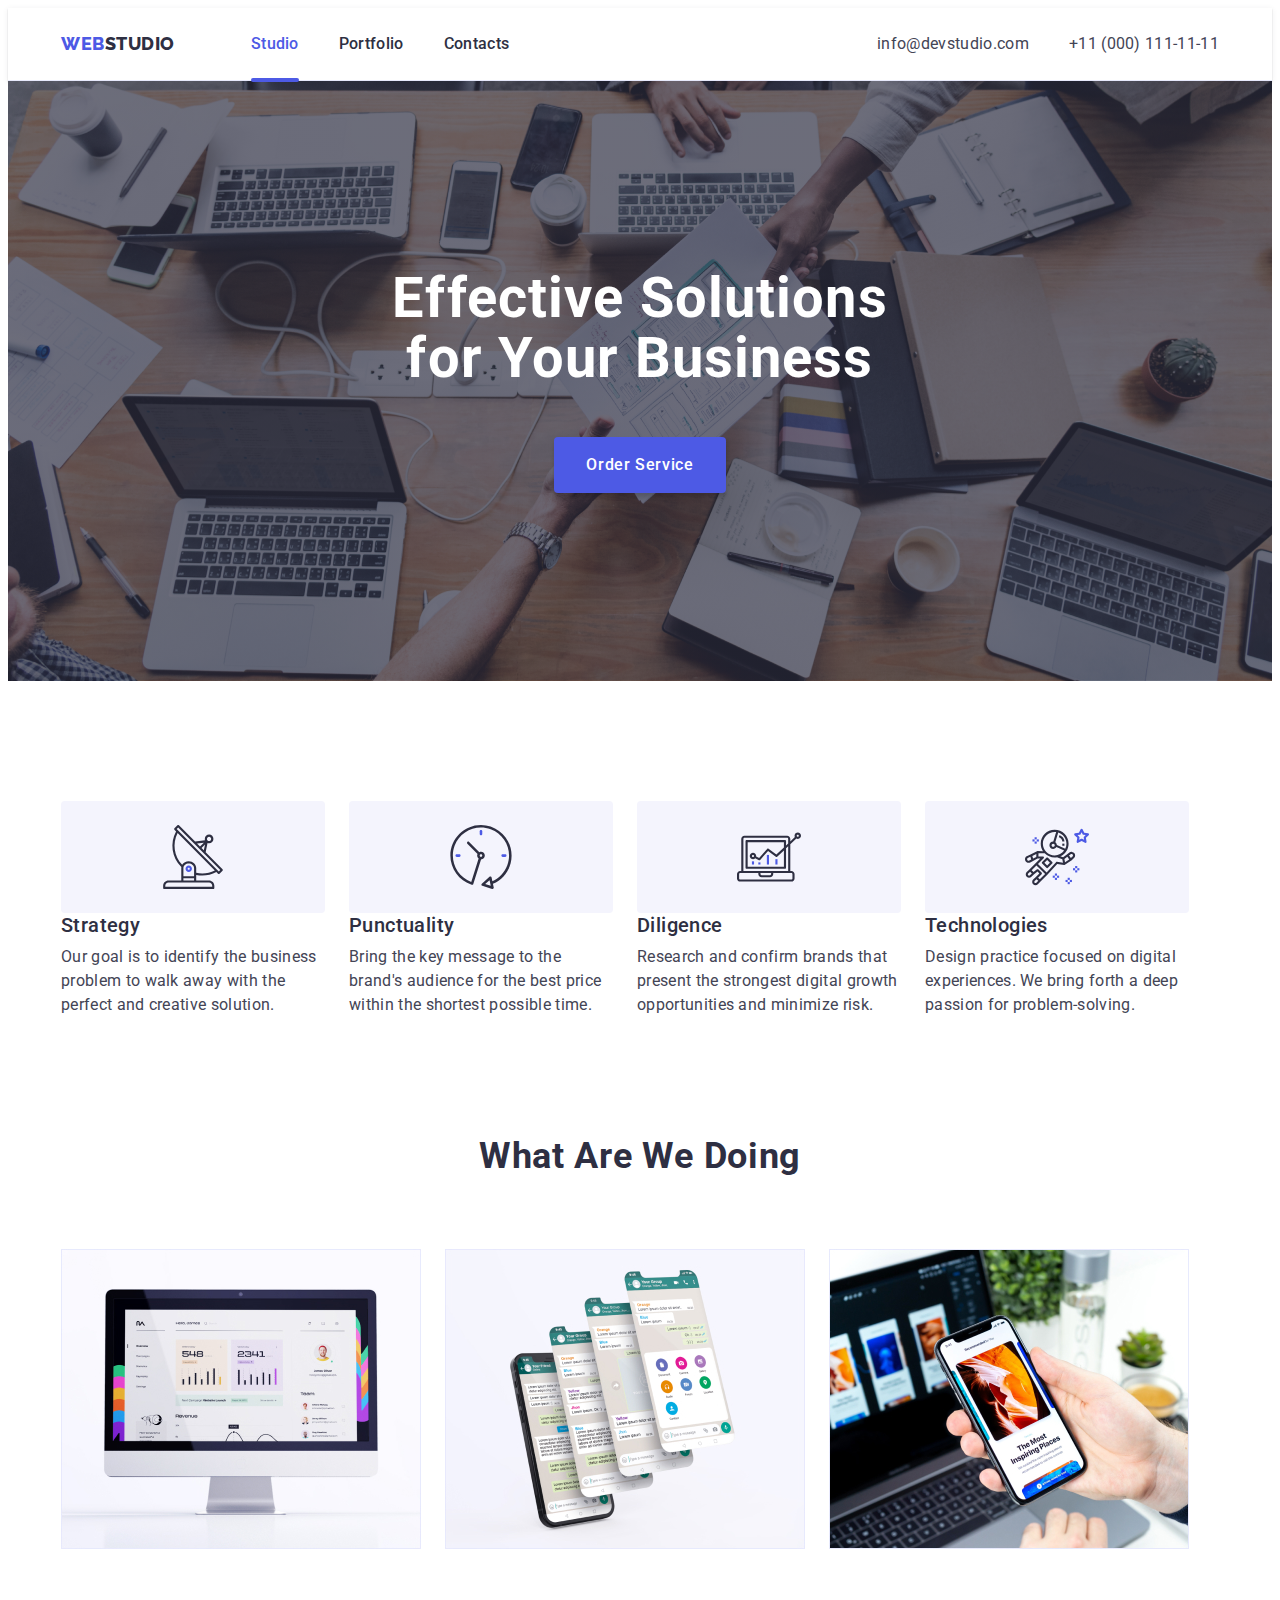
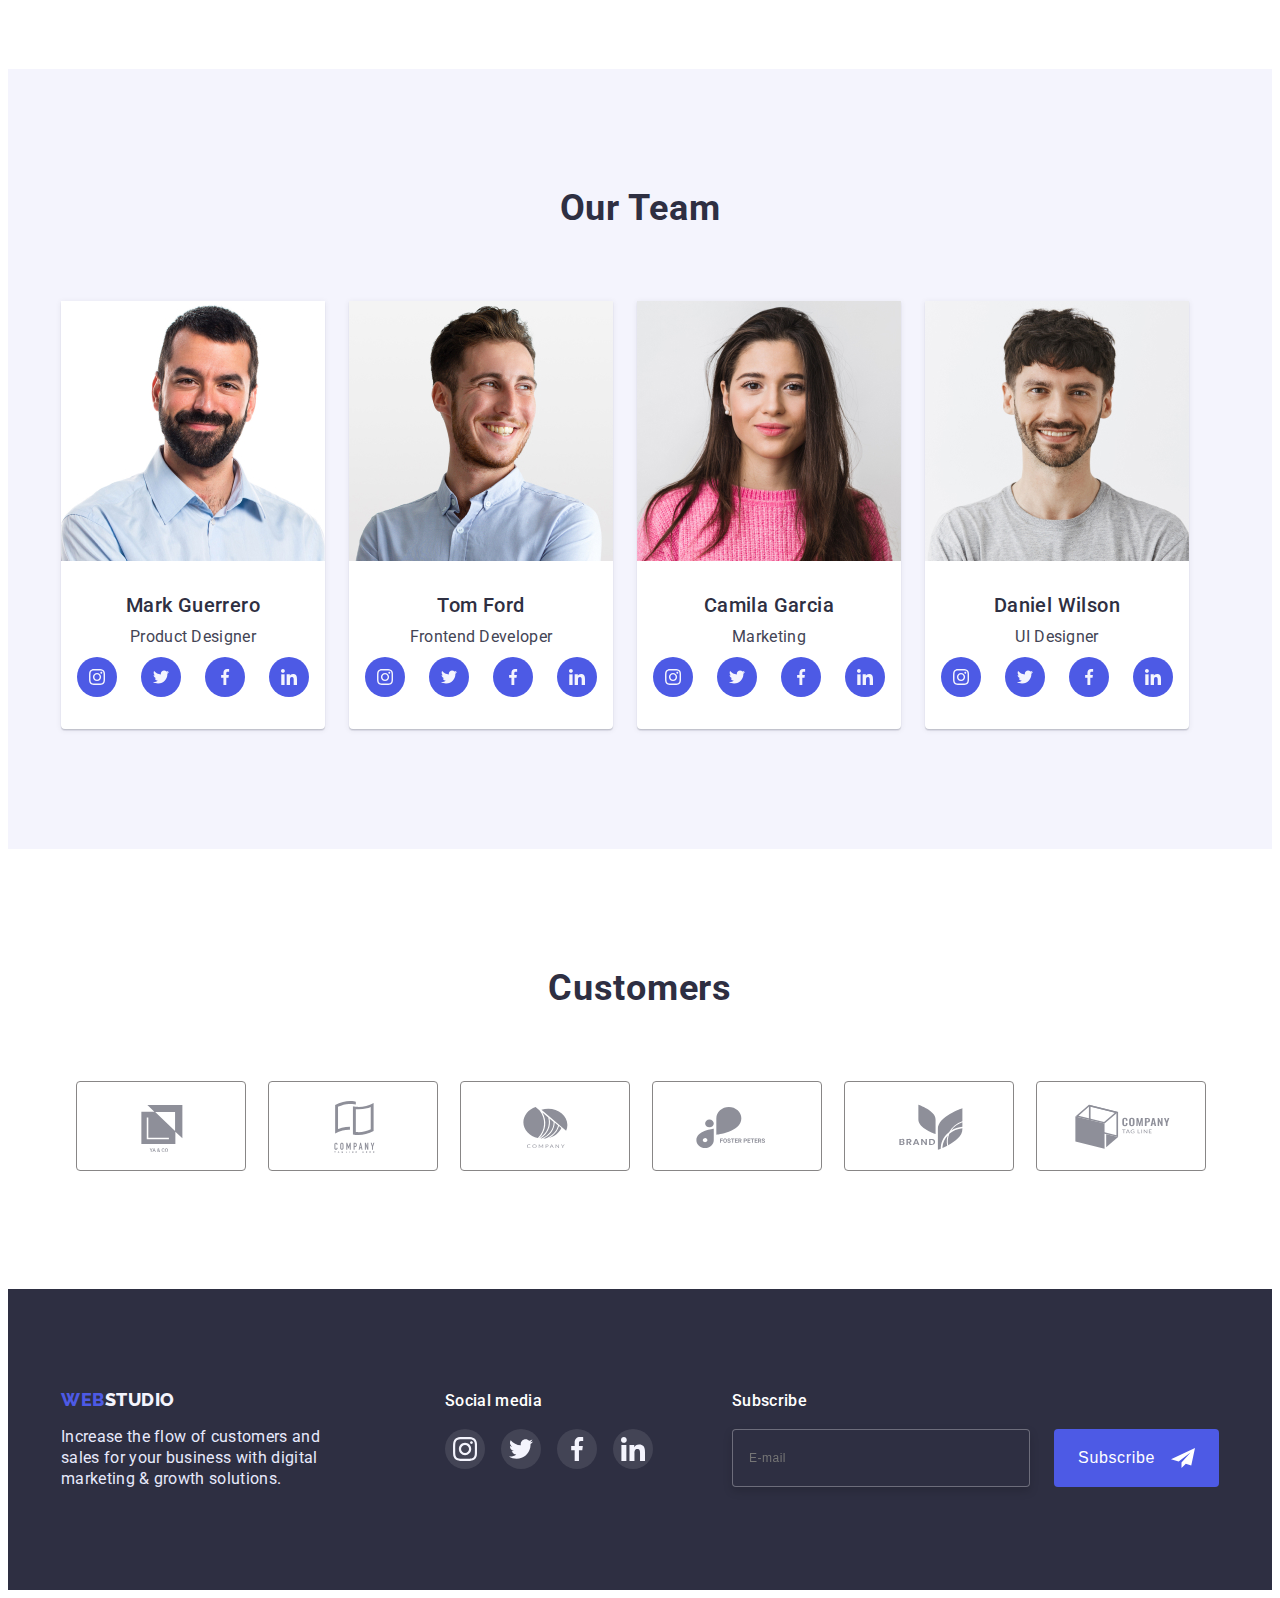
<file: index.html>
<!DOCTYPE html>
<html lang="en">
<head>
    <meta charset="UTF-8">
    <meta http-equiv="X-UA-Compatible" content="IE=edge">
    <meta name="viewport" content="width=device-width, initial-scale=1.0">
    <title>Студія</title>
    <link rel="preconnect" href="https://fonts.googleapis.com">
<link rel="preconnect" href="https://fonts.gstatic.com" crossorigin>
<link href="https://fonts.googleapis.com/css2?family=Raleway:wght@800&family=Roboto:wght@400;500;700;900&display=swap" rel="stylesheet">
<link rel="stylesheet" href="https://cdnjs.cloudflare.com/ajax/libs/modern-normalize/1.1.0/modern-normalize.min.css" 
integrity="sha512-wpPYUAdjBVSE4KJnH1VR1HeZfpl1ub8YT/NKx4PuQ5NmX2tKuGu6U/JRp5y+Y8XG2tV+wKQpNHVUX03MfMFn9Q==" crossorigin="anonymous" referrerpolicy="no-referrer" />
    <link  href="./css/styles.css" rel="stylesheet">

</head>

<body>
    <div class="container-body">
         <header class="header">
        <div class="header-cont container">
                <nav class="header-nav">
                      <a class="header-link link" href="./index.html" >Web<span class="accent">Studio</span></a>
    <ul class="header-list list">
        <li class="header-list__item"><a class="header-list__link link carent" href="./index.html">Studio</a></li>
        <li class="header-list__item"><a class="header-list__link link" href="./portfolio.html">Portfolio</a></li>
        <li class="header-list__item"><a class="header-list__link link" href="">Contacts</a></li>
    </ul>
</nav>
<address class="header-address ">
    <ul class="header-adr__list list ">
        <li class="header-adr__item"> <a class="header-adr-link link" href="mailto:info@devstudio.com">info@devstudio.com</a></li>
        <li class="header-adr__item"> <a class="header-adr-link link" href="tel:+110001111111">+11 (000) 111-11-11</a></li>
    </ul>
</address>
</div>
    </header>
       
    
    
    
<main>
    <!-- 1 -->
         <section class="sectio-one-odin">
            <div class="container">
   <h1 class="section-one-header">
            Effective Solutions for Your Business
        </h1>
       <button class="btn" type="button" data-modal-open>Order Service</button>
       <div class="backdrop is-hidden" data-modal>
        <div class="modal">
            <button type="button" class="button-modal" data-modal-close> <svg class="section-one-icon">
                        <use href="./images/icons.svg#icon-close-black-18dp-2-1"></use>
                    </svg> 
                </button>
                <p class="modal-title">Leave your contacts and we will call you back</p>
                <form class="modal-form">
                    <label for="user-name" class="modal-label">Name</label>
                    <div class="modal-input-wrap">
                         <input type="text" class="modal-input" id="user-name" name="Name" required minlength="3">
                    <svg class="modal-input-icon">
                        <use href="./images/icons.svg#icon-person"></use>
                    </svg>
                    </div>
                   
                    <label for="user-phone" class="modal-label">Phone</label>
                    <div class="modal-input-wrap">
                     <input type="tel" class="modal-input" id="user-phone" name="user phone" required maxlength="10">
                     <svg class="modal-input-icon">
                        <use href="./images/icons.svg#icon-phone"></use>
                    </svg>
                    </div>
                    
                    <label for="user-ameil" class="modal-label">Email</label>
                    <div class="modal-input-wrap">
                        <input type="email" class="modal-input" id="user-ameil" name="user email" required >
                        <svg class="modal-input-icon">
                            <use href="./images/icons.svg#icon-email"></use>
                        </svg>
                    </div>
                    
                    <label for="Comment" class="modal-label">Comment</label>

                    <textarea name="Comment" id="Comment" placeholder="Text input" class="modal-input-text"></textarea>

                    <div class="modal-radio-div">
                       <input class="modal-radio visually-hidden" id="privacy" type="checkbox">
                    <label for="privacy"  class="modal-radio-par"><span class="modal-span">
                        <svg class="modal-radio-icon">
                            <use href="./images/icons.svg#icon-Vector"></use>
                        </svg> 
                    </span>  I accept the terms and conditions of the 
                        <a class="modal-radio-link" href="">Privacy Policy</a>
                    </label> 
                    </div>
                    <button type="submit" class="modal-form-button">Send</button>
                </form>
        </div>
       </div>
    </div>
    </section>

    <!-- 2 -->
  <section class="section-two-dva"> 
    <div class="section-two container">
         <h2 class="section-two__title" hidden></h2>
        <ul class="section-twoo list">
            <li class="section-dwa">
                <div class="section-dwa-img1">
                </div>
                <h3 class="section-dwa-zogo">Strategy</h3>
                <p class="section-dwa-par"> Our goal is to identify the business problem to walk away with the perfect and creative solution.  </p>
            </li>
            <li class="section-dwa"> 
                <div class="section-dwa-img2">
                </div>
                <h3 class="section-dwa-zogo">Punctuality</h3>
           <p class="section-dwa-par"> Bring the key message to the brand's audience for the best price within the shortest possible time.
           </p>
        </li>
              
            <li class="section-dwa">
                <div class="section-dwa-img3">
                </div>
                <h3 class="section-dwa-zogo">Diligence</h3>
               <p class="section-dwa-par">Research and confirm brands that present the strongest digital growth opportunities and minimize risk.</p>
            </li>
            <li class="section-dwa">
                <div class="section-dwa-img4">
                </div>
               <h3 class="section-dwa-zogo">Technologies</h3> 
            <p class="section-dwa-par">Design practice focused on digital experiences. We bring forth a deep passion for problem-solving.</p>
            </li>
        </ul>        
    </div>
       
    </section>
  

    
   
    <!-- 3 -->
      <section class="section-thee">
        <div class="container-three container">
              <h2 class="section-thee-tre">What are we doing</h2>
        <ul class="lists-three list">
            <li class="three-list">
                <img src="./images/rectangle1.jpg" alt="computer" width="360">
            </li>
            <li class="three-list">
                <img src="./images/rectangle2.jpg" alt="site tabs" width="360">
            </li>
            <li class="three-list">
                <img src="./images/rectangle3.jpg" alt="site in pk telefone" width="360">
            </li>
        </ul>    
        </div>
      
    </section>
  

    <!-- 4 -->
    <section class="section-four">
        <div class="section-conteiner container">
                 <h2 class="section-four-cheture">Our Team</h2>
        <ul class="lists list">
            <li class="list-four">
                     <img src="./images/img1.jpg" alt="team card 1" width="264">
                     <div class="img-text">
                        <h3 class="section-four-htri">Mark Guerrero</h3>
                <p class="section-four-p">Product Designer</p>

                <ul class="section-soc-list list">
                    <li class="section-soc-item">
                        <a class="section-soc-link link" href="">
                            <svg class="section-soc-icon">
                                <use href="./images/icons.svg#icon-instagram"></use>
                            </svg>
                        </a>
                    </li>

                    <li class="section-soc-item">
                        <a class="section-soc-link link" href="">
                            <svg class="section-soc-icon">
                                <use href="./images/icons.svg#icon-twitter"></use>
                            </svg>

                        </a>
                    </li>

                    <li class="section-soc-item">
                        <a class="section-soc-link link" href="">
                            <svg class="section-soc-icon">
                                <use href="./images/icons.svg#icon-facebook"></use>
                            </svg>

                        </a>
                    </li>

                    <li class="section-soc-item">
                        <a class="section-soc-link link" href="">
                            <svg class="section-soc-icon">
                                <use href="./images/icons.svg#icon-linkedin"></use>
                            </svg>

                        </a>
                    </li>
                </ul>
                     </div>
                
            </li>
            <li class="list-four">
                      <img src="./images/img2.jpg" alt="team card 2" width="264">
                      <div class="img-text">
                         <h3 class="section-four-htri">Tom Ford</h3>
                <p class="section-four-p">Frontend Developer</p>
                <ul class="section-soc-list list">

                    <li class="section-soc-item">
                        <a class="section-soc-link link" href="">
                            <svg class="section-soc-icon">
                                <use href="./images/icons.svg#icon-instagram"></use>
                            </svg>

                        </a>
                    </li>

                    <li class="section-soc-item">
                        <a class="section-soc-link link" href="">
                            <svg class="section-soc-icon">
                                <use href="./images/icons.svg#icon-twitter"></use>
                            </svg>

                        </a>
                    </li>

                    <li class="section-soc-item">
                        <a class="section-soc-link link" href="">
                            <svg class="section-soc-icon">
                                <use href="./images/icons.svg#icon-facebook"></use>
                            </svg>

                        </a>
                    </li>

                    <li class="section-soc-item">
                        <a class="section-soc-link link" href="">
                            <svg class="section-soc-icon">
                                <use href="./images/icons.svg#icon-linkedin"></use>
                            </svg>

                        </a>
                    </li>
                </ul>
                      </div>
               
            </li>
            <li class="list-four">
                     <img src="./images/img3.jpg" alt="team card 3" width="264">
                     <div class="img-text">
                           <h3 class="section-four-htri">Camila Garcia</h3>
                <p class="section-four-p">Marketing</p>
                <ul class="section-soc-list list">

                    <li class="section-soc-item">
                        <a class="section-soc-link link" href="">
                            <svg class="section-soc-icon">
                                <use href="./images/icons.svg#icon-instagram"></use>
                            </svg>

                        </a>
                    </li>

                    <li class="section-soc-item">
                        <a class="section-soc-link link" href="">
                            <svg class="section-soc-icon">
                                <use href="./images/icons.svg#icon-twitter"></use>
                            </svg>

                        </a>
                    </li>

                    <li class="section-soc-item">
                        <a class="section-soc-link link" href="">
                            <svg class="section-soc-icon">
                                <use href="./images/icons.svg#icon-facebook"></use>
                            </svg>

                        </a>
                    </li>

                    <li class="section-soc-item">
                        <a class="section-soc-link link" href="">
                            <svg class="section-soc-icon">
                                <use href="./images/icons.svg#icon-linkedin"></use>
                            </svg>

                        </a>
                    </li>
                </ul>
                     </div>
             
            </li>
            <li class="list-four"> 
                    <img src="./images/img4.jpg" alt="team card 4" width="264">
                    <div class="img-text">
                         <h3 class="section-four-htri">Daniel Wilson</h3>
                <p class="section-four-p">UI Designer</p>
                <ul class="section-soc-list list">

                    <li class="section-soc-item">
                        <a class="section-soc-link link" href="">
                            <svg class="section-soc-icon">
                                <use href="./images/icons.svg#icon-instagram"></use>
                            </svg>

                        </a>
                    </li>

                    <li class="section-soc-item">
                        <a class="section-soc-link link" href="">
                            <svg class="section-soc-icon">
                                <use href="./images/icons.svg#icon-twitter"></use>
                            </svg>

                        </a>
                    </li>

                    <li class="section-soc-item">
                        <a class="section-soc-link link" href="">
                            <svg class="section-soc-icon">
                                <use href="./images/icons.svg#icon-facebook"></use>
                            </svg>

                        </a>
                    </li>

                    <li class="section-soc-item">
                        <a class="section-soc-link link" href="">
                            <svg class="section-soc-icon">
                                <use href="./images/icons.svg#icon-linkedin"></use>
                            </svg>

                        </a>
                    </li>
                </ul>
                    </div>
            </li>
        </ul>    
        </div>

        <!-- 5 -->

    </section>
    <section class="section-five">
        <div class="container">
            <h2 class="section-five-zogo">Customers</h2>

            <ul class="section-five-lisl list">
                <li class="section-five-item">
                    <a class="section-five-link link" href="">
                        <svg class="section-five-icon">
                            <use href="./images/icons.svg#icon-Logo"></use>
                        </svg>
                    </a>
                </li>

                <li class="section-five-item">
                    <a class="section-five-link link" href="">
                        <svg class="section-five-icon">
                            <use href="./images/icons.svg#icon-Logo1"></use>

                        </svg>
                    </a>
                </li>

                <li class="section-five-item">
                    <a class="section-five-link link" href="">
                        <svg class="section-five-icon">
                            <use href="./images/icons.svg#icon-Logo2"></use>
                        </svg>
                    </a>
                </li>

                <li class="section-five-item">
                    <a class="section-five-link link" href="">
                        <svg class="section-five-icon">
                            <use href="./images/icons.svg#icon-Logo3"></use>

                        </svg>
                    </a>
                </li>

                <li class="section-five-item">
                    <a class="section-five-link link" href="">
                        <svg class="section-five-icon">
                            <use href="./images/icons.svg#icon-Logo4"></use>

                        </svg>
                    </a>
                </li>

                <li class="section-five-item">
                    <a class="section-five-link link" href="">
                        <svg class="section-five-icon">
                            <use href="./images/icons.svg#icon-Logo5"></use>

                        </svg>
                    </a>
                </li>
            </ul>

        </div>

    </section>

</main>

    <footer class="footer-dno-links">
        <div class="footer-dno container">
            <div class="footer-dno-logo">
                <a class="footer-link link" href="./index.html" >Web<span class="accentt">Studio</span></a>
<p class="footer-dno-p">Increase the flow of customers and sales for your business with digital marketing & growth solutions.</p> 
            </div>
                    
<div class="footer-dno-soc">
            <p class="footer-dno-zogo">Social media</p>
 <ul class="footer-soc-list list">

                    <li class="section-soc-item">
                        <a class="section-dno-link link" href="">
                            <svg class="section-dno-icon">
                                <use href="./images/icons.svg#icon-instagram"></use>
                            </svg>

                        </a>
                    </li>

                    <li class="section-soc-item">
                        <a class="section-dno-link link" href="">
                            <svg class="section-dno-icon">
                                <use href="./images/icons.svg#icon-twitter"></use>
                            </svg>

                        </a>
                    </li>

                    <li class="section-soc-item">
                        <a class="section-dno-link link" href="">
                            <svg class="section-dno-icon">
                                <use href="./images/icons.svg#icon-facebook"></use>
                            </svg>

                        </a>
                    </li>

                    <li class="section-soc-item">
                        <a class="section-dno-link link" href="">
                            <svg class="section-dno-icon">
                                <use href="./images/icons.svg#icon-linkedin"></use>
                            </svg>

                        </a>
                    </li>
                </ul>
        </div>
        <div class="footer-dno-email">
            <p class="footer-dno-label">Subscribe</p>
                        <form class="footer-dno-btn">
                                  <input type="email" class="footer-modal-input" name="user email" required placeholder="E-mail" >
            <button type="button" class="footer-btn">Subscribe <svg class="footer-btn-icon">
                <use href="./images/icons.svg#icon-Frame"></use>
            </svg></button>
             </form>
        </div>
        </div>
</footer>
    </div>
    <script src="./js/modal.js"></script>
</body>
</html>
</file>
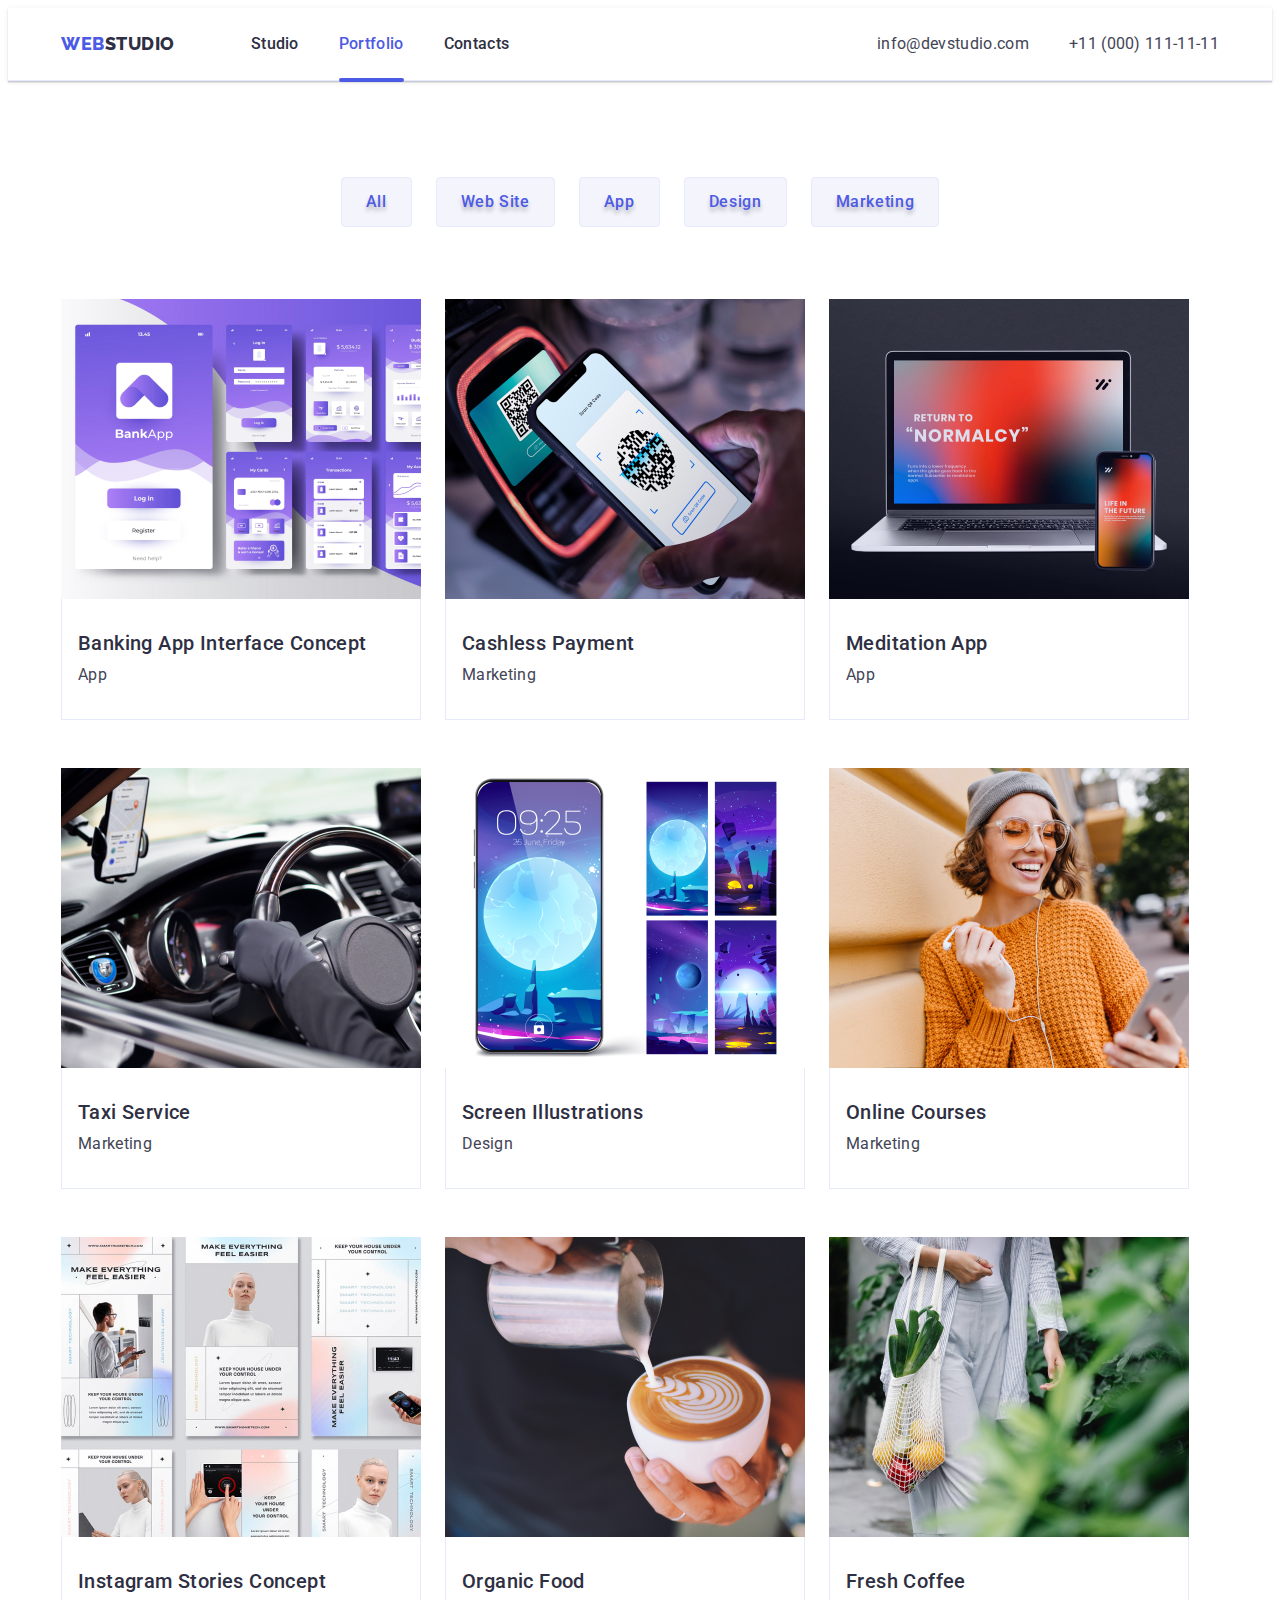
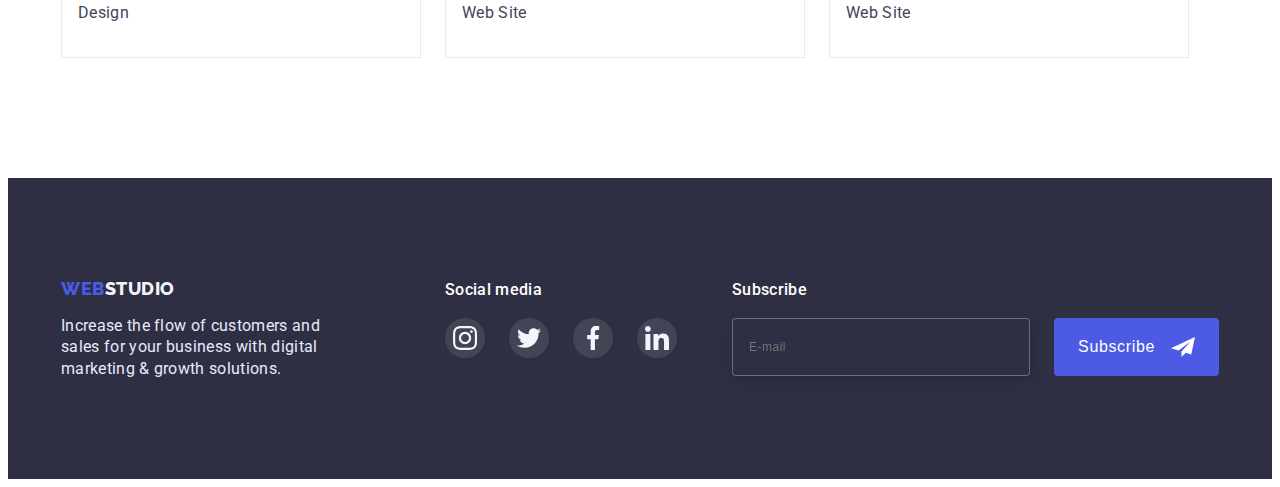
<file: portfolio.html>
<!DOCTYPE html>
<html lang="en">
<head>
    <meta charset="UTF-8">
    <meta http-equiv="X-UA-Compatible" content="IE=edge">
    <meta name="viewport" content="width=device-width, initial-scale=1.0">
    <title>Портфоліо</title>
    <link rel="preconnect" href="https://fonts.googleapis.com">
    <link rel="preconnect" href="https://fonts.gstatic.com" crossorigin>
    <link href="https://fonts.googleapis.com/css2?family=Raleway:wght@800&family=Roboto:wght@400;500;700;900&display=swap" rel="stylesheet">
    <link rel="stylesheet" href="https://cdnjs.cloudflare.com/ajax/libs/modern-normalize/1.1.0/modern-normalize.min.css" 
    integrity="sha512-wpPYUAdjBVSE4KJnH1VR1HeZfpl1ub8YT/NKx4PuQ5NmX2tKuGu6U/JRp5y+Y8XG2tV+wKQpNHVUX03MfMFn9Q==" crossorigin="anonymous" referrerpolicy="no-referrer" />
        <link  href="./css/styles.css" rel="stylesheet">
    
</head>
<body> 
    <header class="header">
        <div class="header-cont container">
                <nav class="header-nav">
                      <a class="header-link link" href="./index.html" >Web<span class="accent">Studio</span></a>
    <ul class="header-list list">
        <li class="header-list__item"><a class="header-list__link link" href="./index.html">Studio</a></li>
        <li class="header-list__item"><a class="header-list__link link carent" href="./portfolio.html">Portfolio</a></li>
        <li class="header-list__item"><a class="header-list__link link" href="">Contacts</a></li>
    </ul>
</nav>
<address class="header-address ">
    <ul class="header-adr__list list ">
        <li class="header-adr__item"> <a class="header-adr-link link" href="mailto:info@devstudio.com">info@devstudio.com</a></li>
        <li class="header-adr__item"> <a class="header-adr-link link" href="tel:+110001111111">+11 (000) 111-11-11</a></li>
    </ul>
</address>
</div>
</header>
     
    <main>

        <!-- sectio-1  -->

        <section class="section-btn-port">
            <div class="container">

                 <h1 hidden>portfolio</h1>

              <ul class="section-list-btn list">

                 <li class="section-"><button class="btnn" type="button">All</button></li>
                <li class="section-"><button class="btnn" type="button">Web Site</button></li>
                <li class="section-"><button class="btnn" type="button">App</button></li>
                <li class="section-"><button class="btnn" type="button">Design</button></li>
                <li class="section-"><button class="btnn" type="button">Marketing</button></li>
            </ul>
            

   
            
            <ul class="section-list list">
                
                <li class="section-list-li">
                    <a class="section-href link" href="">
                        <div class="section-par-bec">
                            <img src="./images/portsel1.jpg" alt="app saite" width="360">
                            <p class="section-baek-text">14 Stylish and User-Friendly App Design Concepts · Task Manager App
                                 · Calorie Tracker App · Exotic Fruit Ecommerce App 
                                · Cloud Storage App</p>
                        </div>
                        <div class="img-textt">
                         <h2 class="link-list-zago">Banking App Interface Concept</h2>
                         <p class="link-list-par">App</p>
                        </div>
                    
                    </a> 
                </li>

                <li class="section-list-li">
                    <a class="section-href link" href="">
                        <div class="section-par-bec">
                            <img src="./images/portsel2.jpg" alt="two telefone" width="360">
                            <p class="section-baek-text">14 Stylish and User-Friendly App Design Concepts · Task Manager App
                                · Calorie Tracker App · Exotic Fruit Ecommerce App 
                               · Cloud Storage App</p>
                        </div>
                    
                    <div class="img-textt">
                        <h2 class="link-list-zago">Cashless Payment</h2>
                    <p class="link-list-par">Marketing</p>

                    </div>
                    
                    </a>                  
                </li>

                <li class="section-list-li">
                    <a class="section-href link" href="">
                        <div class="section-par-bec">
                             <img src="./images/portsel3.jpg" alt="mac iphone" width="360">
                            <p class="section-baek-text">14 Stylish and User-Friendly App Design Concepts · Task Manager App
                                · Calorie Tracker App · Exotic Fruit Ecommerce App 
                               · Cloud Storage App</p>
                        </div>
                       
                        <div class="img-textt">
                             <h2 class="link-list-zago">Meditation App</h2>
                    <p class="link-list-par">App</p>

                        </div>
                   
                    </a>                    
                </li>
        
                <li class="section-list-li">
                    <a class="section-href link" href="">
                        <div class="section-par-bec">
                             <img src="./images/portsel21.jpg" alt="avto drive" width="360">
                            <p class="section-baek-text">14 Stylish and User-Friendly App Design Concepts · Task Manager App
                                · Calorie Tracker App · Exotic Fruit Ecommerce App 
                               · Cloud Storage App</p>
                        </div>
                       
                        <div class="img-textt"> 
                             <h2 class="link-list-zago">Taxi Service</h2>
                    <p class="link-list-par">Marketing</p>

                        </div>
                  
                    </a>
                    
                </li>
                <li class="section-list-li">
                    <a class="section-href link" href="">
                        <div class="section-par-bec">
                            <img src="./images/portsel22.jpg" alt="iphone window" width="360">
                            <p class="section-baek-text">14 Stylish and User-Friendly App Design Concepts · Task Manager App
                                · Calorie Tracker App · Exotic Fruit Ecommerce App 
                               · Cloud Storage App</p>
                        </div>
                        
                        <div class="img-textt">
                               <h2 class="link-list-zago">Screen Illustrations</h2>
                    <p class="link-list-par">Design</p>
                        </div>
                  
                    </a>
                    
                </li>
                <li class="section-list-li">
                    <a class="section-href link" href="">
                        <div class="section-par-bec">
                              <img src="./images/portsel23.jpg" alt="girl iphone" width="360">
                            <p class="section-baek-text">14 Stylish and User-Friendly App Design Concepts · Task Manager App
                                · Calorie Tracker App · Exotic Fruit Ecommerce App 
                               · Cloud Storage App</p>
                        </div>
                      
                        <div class="img-textt">
                             <h2 class="link-list-zago">Online Courses</h2>
                    <p class="link-list-par">Marketing</p>
                        </div>
                    
                    </a>
                    
                </li>
      
                <li class="section-list-li">
                    <a class="section-href link" href="">
                        <div class="section-par-bec">
                            <img src="./images/portsel31.jpg" alt="site poster " width="360">
                            <p class="section-baek-text">14 Stylish and User-Friendly App Design Concepts · Task Manager App
                                · Calorie Tracker App · Exotic Fruit Ecommerce App 
                               · Cloud Storage App</p>
                        </div>
                        
                        <div class="img-textt">
                             <h2 class="link-list-zago">Instagram Stories Concept</h2>
                    <p class="link-list-par">Design</p>
                        </div>
                    
                    </a>
                    
                </li>
                <li class="section-list-li">
                    <a class="section-href link" href="">
                        <div class="section-par-bec">
                            <img src="./images/portsel32.jpg" alt="ftuit bag" width="360">
                            <p class="section-baek-text">14 Stylish and User-Friendly App Design Concepts · Task Manager App
                                · Calorie Tracker App · Exotic Fruit Ecommerce App 
                               · Cloud Storage App</p>
                        </div>
                        
                        <div class="img-textt">
                             <h2 class="link-list-zago">Organic Food</h2>
                    <p class="link-list-par">Web Site</p>
                        </div>
                    
                    </a>
                    
                </li>
                <li class="section-list-li">
                    <a class="section-href link" href="">
                        <div class="section-par-bec">
                            <img src="./images/portsel33.jpg" alt="late cap" width="360">
                            <p class="section-baek-text">14 Stylish and User-Friendly App Design Concepts · Task Manager App
                                · Calorie Tracker App · Exotic Fruit Ecommerce App 
                               · Cloud Storage App</p>
                        </div>
                        
                        <div class="img-textt">
                             <h2 class="link-list-zago">Fresh Coffee</h2>
                    <p class="link-list-par">Web Site</p>
                        </div>
                    
                    </a>
                    
                </li>
            </ul>
        </div>
           
        </section>

    </main> 

    <footer class="footer-dno-links">
        <div class="footer-dno container">
            <div class="footer-dno-logo">
                <a class="footer-link link" href="./index.html" >Web<span class="accentt">Studio</span></a>
<p class="footer-dno-p">Increase the flow of customers and sales for your business with digital marketing & growth solutions.</p> 
            </div>
                    
<div class="footer-dno-soc">
            <p class="footer-dno-zogo">Social media</p>
 <ul class="section-soc-list list">

                    <li class="section-soc-item">
                        <a class="section-dno-link link" href="">
                            <svg class="section-dno-icon">
                                <use href="./images/icons.svg#icon-instagram"></use>
                            </svg>

                        </a>
                    </li>

                    <li class="section-soc-item">
                        <a class="section-dno-link link" href="">
                            <svg class="section-dno-icon">
                                <use href="./images/icons.svg#icon-twitter"></use>
                            </svg>

                        </a>
                    </li>

                    <li class="section-soc-item">
                        <a class="section-dno-link link" href="">
                            <svg class="section-dno-icon">
                                <use href="./images/icons.svg#icon-facebook"></use>
                            </svg>

                        </a>
                    </li>

                    <li class="section-soc-item">
                        <a class="section-dno-link link" href="">
                            <svg class="section-dno-icon">
                                <use href="./images/icons.svg#icon-linkedin"></use>
                            </svg>

                        </a>
                    </li>
                </ul>
        </div>
        <div class="footer-dno-email">
            <p class="footer-dno-label">Subscribe</p>
                        <form class="footer-dno-btn">
                                   <input type="email" class="footer-modal-input" name="user email" required placeholder="E-mail" >
            <button type="button" class="footer-btn">Subscribe <svg class="footer-btn-icon">
                <use href="./images/icons.svg#icon-Frame"></use>
            </svg></button>
                        </form>
        </div>
    </div>
</footer>

   
    
</body>
</html>
</file>
<file: css/styles.css>
p, h1, h2, h3, h4, h5, h6 {
    margin: 0;
}


ul {
    padding-left: 0;
    margin: 0;
}

img {
    display: block; 
    max-width: 100%; 
    height: auto;
    }

/* 3 lison  */
.container {
    width: 1158px;
    margin: 0 auto;
    padding: 0 15px;
}

.header-cont {
    display: flex;
    justify-content: space-between;
    align-items: center;
   
    
}




:root {
    --main-body-color: #ffffff;
    --main-text-color: #434455;
    --main-title-color: #2e2f42;
    --portfolio-botton-color: #4d5ae5;
  }

body {
    font-family: 'Roboto', sans-serif;
    background-color:var(--main-body-color);
    color: var(--main-text-color);

}
 /* .container-body {
    position: relative;
    width: 1440px;
    margin: auto;
}  */

/* header */
.header {
    border-bottom: 1px solid #E7E9FC;
    box-shadow: 0px 2px 1px rgba(46, 47, 66, 0.08),
    0px 1px 1px rgba(46, 47, 66, 0.16),
    0px 1px 6px rgba(46, 47, 66, 0.08);
    


}

.header-list {
    display: flex;
    justify-content: space-between;
    align-items: center;
    gap: 40px;
}

.header-nav{
    list-style: none;
    display: flex;
}

.header-link{
    font-family: "Raleway", sans-serif;
    font-weight: 800;
    font-size: 18px;
    line-height: 1.17;
    letter-spacing: 0.03em;
    text-decoration: none;
    text-transform: uppercase;
    color: #4D5AE5;
    margin-right: 76px;
   padding-top: 24px;
   padding-bottom: 24px;

}

.header-list__link{
    font-weight: 500;
font-size: 16px;
line-height: 1.5;
text-decoration:none;
letter-spacing: 0.02em;
color: var(--main-title-color);
position: relative;
transition: color 250ms cubic-bezier(0.4, 0, 0.2, 1);
padding-top: 24px;
padding-bottom: 24px;
display: block;
}

.header-list__link.carent::after{
content: '';
width: 100%;
height: 4px;
border-radius: 2px;
display: block;
bottom: -2px;
left: 0;
position: absolute;
background: #4d5ae5;

}
.carent {
    color: #4D5AE5;
}

.list{
    list-style: none;
}

.header-list__link:hover,
.header-list__link:focus{
    color:#404bbf;
}

.link{
text-decoration: none;
}

.accent{
font-weight: 800;
font-size: 18px;
line-height: 1.33;
letter-spacing: 0.03em;
text-transform: uppercase;
color: var(--main-title-color);
}

.header-link{
    text-decoration: none
}

.header-address{
    font-style: normal;
}

.header-adr-link{
    font-size: 16px;
    line-height: 1.5;
    letter-spacing: 0.02em;
    color: var(--main-text-color); 
    padding-top: 24px;
    padding-bottom: 24px;
    transition: clolor 250ms cubic-bezier(0.4, 0, 0.2, 1);
}
.header-adr-link:hover,
.header-adr-link:focus{
    color: #404bbf;
}
.header-adr__list {
    display: flex;
   column-gap: 40px;
  
}

/* 1 */

.sectio-one-odin{
    background-color: var(--main-title-color);
    background-image:linear-gradient(rgba(46, 47, 66, 0.7),
     rgba(46, 47, 66, 0.7)),
     url(../images/people-office1.jpg);
     max-width: 1440px;
    background-repeat: no-repeat;
    background-position: center;
    background-size: cover;
    margin-left: auto;
    margin-right: auto;
    padding-top:  188px;
    padding-bottom: 188px;
    
}
.backdrop {
    position: fixed;
    top: 0;
    left: 0;
    width: 100%;
    height: 100%;
    background: rgba(46, 47, 66, 0.4);
    transition: opacity 250ms cubic-bezier(0.4, 0, 0.2, 1), visibility 250ms cubic-bezier(0.4, 0, 0.2, 1);
   
}
.modal {
    width: 408px;
min-height: 576px;
background: #FCFCFC;
box-shadow: 0px 1px 1px rgba(0, 0, 0, 0.14), 0px 1px 3px rgba(0, 0, 0, 0.12), 0px 2px 1px rgba(0, 0, 0, 0.2);
border-radius: 4px;
position: absolute;
top: 50%;
left: 50%;
transform: translate(-50%, -50%);
padding: 24px;
} 
.button-modal {
    display: block;
    padding: 0;
    margin-left: auto;
    border-radius: 50%;
border: 1px solid rgba(0, 0, 0, 0.1);
    width: 24px;
 height: 24px;
 margin-bottom: 24px;
 cursor: pointer;
 transition: background 250ms cubic-bezier(0.4, 0, 0.2, 1);
}
.button-modal:hover,
.button-modal:focus {
    background: #404BBF;
}
.modal-title {
    font-weight: 500;
font-size: 16px;
line-height: 1.5;
text-align: center;
letter-spacing: 0.02em;
color: #2E2F42;
margin-bottom: 16px;

}
.modal-input {
    width: 100%;
    height: 40px;
    border: 1px solid rgba(33, 33, 33, 0.2);
    border-radius: 4px;
    padding-left: 39px;
    outline: none;
    transition: border-color 250ms cubic-bezier(0.4, 0, 0.2, 1);
}
.modal-input:focus {
    border-color: #4D5AE5;
}

.modal-input:focus + .modal-input-icon {
    fill: #4D5AE5;
}
.modal-input-wrap {
    position: relative;
    margin-bottom: 8px;
}
.modal-input-icon {
    position: absolute;
    width: 18px;
    height: 24px;
    left: 16px;
    top: 50%;
    transform: translateY(-50%);
    transition: fill 250ms cubic-bezier(0.4, 0, 0.2, 1);
}


.modal-input-text {
    font-weight: 400;
font-size: 12px;
line-height: 1.17;
letter-spacing: 0.04em;
width: 100%;
height: 120px;
border: 1px solid rgba(33, 33, 33, 0.2);
border-radius: 4px;
resize: none;
padding-left: 16px;
padding-right: 16px;
padding-top: 8px;
padding-bottom: 8px;
display: block;
outline: none;


}
.modal-label {
    font-family: 'Roboto';
font-style: normal;
font-weight: 400;
font-size: 12px;
line-height: 14px;
letter-spacing: 0.04em;
color: #8E8F99;
margin-bottom: 4px;
display: block;
}

.modal-radio-par {
    font-weight: 400;
font-size: 12px;
line-height: 1.6;
letter-spacing: 0.04em;
color: #757575;
display: flex;
align-items: center;
justify-content: center;
gap: 8px;
}

/* .modal-radio-par::before {
    content: '';
    width: 16px;
    height: 16px;
    border: 1.25px solid #2E2F42;
border-radius: 2px;
display: block;
}

.modal-radio:checked + .modal-radio-par::before {
    background: #404BBF;
border: 1.25px solid #404BBF;
border-radius: 2px;

} */
.modal-radio:checked + .modal-radio-par .modal-span{
    background: #404BBF;
    border: none;
    fill: #FCFCFC;

}

.modal-radio-par .modal-radio-icon {
    width: 10px;
    height: 8px;
fill: transparent;

}


.modal-input-text:focus {
    border: 1px solid #4D5AE5;
    border-radius: 4px;
}


.modal-span {
    width: 16px;
    height: 16px;
    border: 1.25px solid #2E2F42;
    border-radius: 2px;
    display: flex;
    align-items: center;
    justify-content: center;
}

.modal-radio-icon {
    width: 10px;
    height: 8px;
    fill: #FCFCFC;
} 

.visually-hidden {
    position: absolute;
    width: 1px;
    height: 1px;
    margin: -1px;
    border: 0;
    padding: 0;
    
    white-space: nowrap;
    clip-path: inset(100%);
    clip: rect(0 0 0 0);
    overflow: hidden;
  }

.modal-radio-link {
    font-weight: 400;
font-size: 12px;
line-height: 16px;
letter-spacing: 0.04em;
color: #4D5AE5;
}



.modal-radio-div {
    display: flex;
    margin-top: 16px;
    margin-bottom: 24px;
}

.modal-form-button {
    min-width: 169px;
font-size: 16px;    
line-height: 1.5;
display: block;
align-items: center;
text-align: center;
letter-spacing: 0.04em;
color: #FFFFFF;
background: #4D5AE5;
box-shadow: 0px 4px 4px rgba(0, 0, 0, 0.15);
border-radius: 4px;
margin-left: auto;
margin-right: auto;
padding-top: 16px;
padding-right: 32px;
padding-bottom: 16px;
padding-left: 32px;
border: none;
cursor: pointer;
transition: background 250ms cubic-bezier(0.4, 0, 0.2, 1), box-shadow 250ms cubic-bezier(0.4, 0, 0.2, 1), border-radius 250ms cubic-bezier(0.4, 0, 0.2, 1);
}

.modal-form-button:hover,
.modal-form-button:focus {
    background: #404BBF;
box-shadow: 0px 4px 4px rgba(0, 0, 0, 0.15);
border-radius: 4px;
}
    
.section-one-icon {
    display: flex;
    margin-left: auto;
    margin-right: auto;
    align-items: center;
    justify-content: center;
width: 8px;
 height: 8px;
 transition: fill 250ms cubic-bezier(0.4, 0, 0.2, 1);
}
.section-one-icon:hover,
.section-one-icon:focus {
    fill: #FFFFFF;
}
.button-modal:hover .section-one-icon,
.button-modal:focus .section-one-icon {
    fill: #FFFFFF;
}

.is-hidden {
    opacity: 0;
    visibility: hidden;
    pointer-events: none;
}


.section-one-header{
font-size: 56px;
line-height: 1.07;
text-align: center;
letter-spacing: 0.02em;
color: var(--main-body-color);
margin-bottom: 48px;
max-width: 496px;
margin-left: auto;
margin-right: auto;
}

.btn{
    font-family: 'Roboto', sans-serif;
    display: block;
    font-weight: 500;
    font-size: 16px;
    line-height: 1.5;
    letter-spacing: 0.04em;
    cursor: pointer;
    background: #4D5AE5;
    color: var(--main-body-color);
    box-shadow: 0px 4px 4px rgba(0, 0, 0, 0.15);
border-radius: 4px;
    margin-left: auto;
    margin-right: auto;
    padding-top: 16px;
    padding-right: 32px;
    padding-bottom: 16px;
    padding-left: 32px;
    border: none;
    transition: background 250ms cubic-bezier(0.4, 0, 0.2, 1), box-shadow 250ms cubic-bezier(0.4, 0, 0.2, 1), border-radius 250ms cubic-bezier(0.4, 0, 0.2, 1);
    
    
    
}
.btn:hover{
    background: #404BBF;
    box-shadow: 0px 4px 4px rgba(0, 0, 0, 0.15);
border-radius: 4px;
}

/* 2 */
.section-two-dva {
    padding-top: 120px;
    padding-bottom: 120px;
}
.section-twoo {
display: flex;
gap: 24px;
}
.section-dwa-img1 {
    width: 264px;
height: 112px;
background: #F4F4FD;
background-image: url(../images/antenna1.svg);
background-repeat: no-repeat;
background-position: center;    
border-radius: 4px;
}

.section-dwa {
width: 264px;
}

.section-dwa-img2 {
    width: 264px;
height: 112px;
background: #F4F4FD;
background-image: url(../images/clock1.svg);
background-repeat: no-repeat;
background-position: center;    
border-radius: 4px;
}
.section-dwa-img3 {
    width: 264px;
height: 112px;
background: #F4F4FD;
background-image: url(../images/diagram1.svg);
background-repeat: no-repeat;
background-position: center;    
border-radius: 4px;
}
.section-dwa-img4 {
    width: 264px;
height: 112px;
background: #F4F4FD;
background-image: url(../images/astronaut1.svg);
background-repeat: no-repeat;
background-position: center;    
border-radius: 4px;
}

.section-dwa-zogo{
font-weight: 500;
font-size: 20px;
line-height: 1.2;
letter-spacing: 0.02em;
color: var(--main-title-color);
}
.section-dwa-par{
font-size: 16px;
line-height: 1.5;
letter-spacing: 0.02em;
color: var(--main-text-color);
max-width: 264px;
margin-top: 8px;
}
/* 3 */
.section-thee {
    padding-bottom: 120px;
}
.lists-three {
    display: flex;
gap: 24px;
}
.three-list {
    width: 360px;
}

.section-thee-tre{
font-size: 36px;
line-height: 1.11;
text-align: center;
letter-spacing: 0.02em;
text-transform: capitalize;
color: var(--main-title-color);
margin-bottom: 72px;
}

/* 4 */
.section-four {
    padding-top: 120px;
    padding-bottom: 120px;
}
.lists {
    display: flex;
    gap: 24px;
}
.img-text {
    padding: 32px 16px;
    
}


.section-four{
background: #F4F4FD;
}
.list-four{
    background:var(--main-body-color);
    border-radius: 0px 0px 4px 4px;
    width: 264px;
    box-shadow: 0px 1px 6px rgba(46, 47, 66, 0.08),
     0px 1px 1px rgba(46, 47, 66, 0.16),
      0px 2px 1px rgba(46, 47, 66, 0.08);
}

.section-four-cheture{
font-weight: 700;
font-size: 36px;
line-height: 1.11;
text-align: center;
letter-spacing: 0.02em;
text-transform: capitalize;
color: var(--main-title-color); 
margin-bottom: 72px;
}

.section-four-htri{
font-weight: 500;
font-size: 20px;
line-height: 1.2;
text-align: center;
letter-spacing: 0.02em;
color: var(--main-title-color);
margin-bottom: 8px;


}
.section-four-p{
font-weight: 400;
font-size: 16px;
line-height: 1.5;
text-align: center;
letter-spacing: 0.02em;
color: var(--main-text-color);
margin-bottom: 8px;
}

.section-soc-list {
    display: flex;
    justify-content: center;
   gap: 24px;
  
}

.section-soc-item {
    width: 40px;
height: 40px;

}
.section-soc-link {
    width: 100%;
    height: 100%;
    background-color: #4D5AE5;
    border-radius: 50%;
    display:flex;
    align-items: center;
    justify-content: center;
    transition: background-color 250ms cubic-bezier(0.4, 0, 0.2, 1);
    

}
.section-soc-link:hover,
.section-soc-link:focus{
    background-color: #404BBF;
}

.section-soc-icon {
    width: 16px;
    height: 16px;
}

 /* 5  */
 .section-five {
    padding-top: 120px;
    padding-bottom: 120px;
 }
 .section-five-zogo {
    font-weight: 700;
font-size: 36px;
line-height: 1.11;
text-align: center;
letter-spacing: 0.02em;
text-transform: capitalize;
color: var(--main-title-color);
margin-bottom: 72px;


 }

 .section-five-lisl {
    display: flex;
    justify-content: center;
    gap: 24px;
    
    
 }
 .section-five-item {
    width: 168px;
    height: 88px;
   
 
   
 }

 .section-five-link {
    display: block;
    width: 100%;
    height: 100%;
    display:flex;
    align-items: center;
    justify-content: center;
    border: 1px solid rgb(136, 134, 134);  
    border-radius: 4px;
    color: #8E8F99;
    transition: border-color 250ms cubic-bezier(0.4, 0, 0.2, 1);
 }

 .section-five-icon{
    width: 104px;
    height: 56px;
    fill: currentColor;
    transition: fill 250ms cubic-bezier(0.4, 0, 0.2, 1);
 }

 .section-five-link:hover,
 .section-five-link:focus {
    border-color: #4d5ae5;
 }
 .section-five-icon:hover,
 .section-five-icon:focus{
    fill: #4d5ae5;
 }

 .section-five-link:hover .section-five-icon,
 .section-five-link:focus .section-five-icon{ 
    fill: #4d5ae5;
   
 }
/* footer  */

.footer-dno-links {
    background-color: var(--main-title-color);
    padding-top: 100px;
    padding-bottom: 100px;
}

.section-soc-item{
    width: 40px;
    height: 40px;
    gap: 16px
}
.section-dno-link {
    width: 100%;
    height: 100%;
    background: rgba(255, 255, 255, 0.1);
    border-radius: 50%;
    display:flex;
    align-items: center;
    justify-content: center;
    transition: background 250ms cubic-bezier(0.4, 0, 0.2, 1);
    

}
.section-dno-link:hover,
.section-dno-link:focus{
    background: #31D0AA;
}
.footer-dno{
    display: flex;
    width: 1158px;
   
}
.footer-dno-logo{
    margin-right: 120px;
}

.section-dno-icon{
    width: 24px;
    height: 24px;
}
.footer-dno-zogo{
font-weight: 500;
font-size: 16px;
line-height: 1.5;
letter-spacing: 0.02em;
color: #FFFFFF;
margin-bottom: 16px;
}

.footer-link{
    font-family: "Raleway", sans-serif;
font-weight: 800;
font-size: 18px;
line-height: 1.17;
letter-spacing: 0.03em;
text-transform: uppercase;
text-decoration: none;
color: #4D5AE5;
}
.footer-dno-p{
font-weight: 400;
font-size: 16px;
line-height: 1.33;
letter-spacing: 0.02em;
color: #E7E9FC;
max-width: 264px;
margin-top: 16px;
}

.accentt{
    color: #F4F4FD;
}

.footer-dno-label {
    font-weight: 500;
    font-size: 16px;
    line-height: 1.5;
    letter-spacing: 0.02em;
    color: #FFFFFF;
    margin-bottom: 16px;
}

.footer-dno-btn {
    display: flex;
    align-content: center;
}

.footer-modal-input {
    background: #2E2F42;
    border: 1px solid rgba(255, 255, 255, 0.3);
filter: drop-shadow(0px 4px 4px rgba(0, 0, 0, 0.15));
border-radius: 4px;
width: 264px;
height: 40px;
font-weight: 400;
font-size: 12px;
line-height: 24px;
padding: 8px 16px;
display: flex;
align-items: center;
letter-spacing: 0.04em;
outline: none;
color: rgba(255, 255, 255, 0.6);

}


.footer-dno-email {
    margin-left: auto;
}

.footer-dno-btn {
    margin-top: auto;
    margin-bottom: auto;
  
}

.footer-soc-list {
display: flex;
justify-content: center;
gap: 16px;
}


.footer-btn {
    font-weight: 500;
font-size: 16px;
display: flex;
align-items: center;
text-align: center;
letter-spacing: 0.04em;
color: #FFFFFF;
background: #4D5AE5;
border-radius: 4px;
padding-top: 8px;
padding-right: 24px;
padding-bottom: 8px;
padding-left: 24px;
border: none;
margin-left: 24px;
cursor: pointer;
transition: background 250ms cubic-bezier(0.4, 0, 0.2, 1), box-shadow 250ms cubic-bezier(0.4, 0, 0.2, 1), border-radius 250ms cubic-bezier(0.4, 0, 0.2, 1);
}

.footer-btn:hover,
.footer-btn:focus {
    background: #404BBF;
    box-shadow: 0px 4px 4px rgba(0, 0, 0, 0.15);
    border-radius: 4px;
}

.footer-btn-icon {
    width: 24px;
    height: 24px;
    margin-left: 16px;
}


/* portfolio  */


.section-btn-port {
    padding-top: 96px;
    padding-bottom: 120px;
}

.section-list-btn {
    display: flex;
    gap: 24px;
    justify-content: center;
}
.btnn{
    font-family: 'Roboto', sans-serif;
    font-weight: 500;
    font-size: 16px;
    line-height: 1.5;
    letter-spacing: 0.04em;
    cursor: pointer;
    display: flex;
    background: #F4F4FD;
    border: 1px solid #E7E9FC;
    border-radius: 4px;
    color: var(--portfolio-botton-color);
    padding-top: 12px;
    padding-right: 24px;
    padding-bottom: 12px;
    padding-left: 24px;  
    text-shadow: 0px 4px 4px rgba(0, 0, 0, 0.25);
    transition: color 250ms cubic-bezier(0.4, 0, 0.2, 1), background 250ms cubic-bezier(0.4, 0, 0.2, 1),
     box-shadow 250ms cubic-bezier(0.4, 0, 0.2, 1), border-color 250ms cubic-bezier(0.4, 0, 0.2, 1)  ;

}

.btnn:hover,
.btnn:focus {
color: #FFFFFF;
background: #404BBF;
border-color: transparent;
box-shadow: 0px 3px 1px rgba(0, 0, 0, 0.1), 
0px 2px 1px rgba(0, 0, 0, 0.08),
 0px 2px 2px rgba(0, 0, 0, 0.12);

}
.section-list-li {
    
    width: 360px;
    transition: transform 250ms cubic-bezier(0.4, 0, 0.2, 1);
   
}
.section-href{
    display: block;
    transition: box-shadow 250ms cubic-bezier(0.4, 0, 0.2, 1);
}
.section-list-li:hover .section-baek-text,
.section-list-li:focus .section-baek-text {
    transform: translateY(0);
   
}
.section-par-bec {
    position: relative;
    overflow: hidden;
   
}
.section-baek-text {
    position: absolute;
    top: 0;
height: 100%;
font-weight: 400;
font-size: 16px;
line-height: 1.5;
letter-spacing: 0.02em;
color: #F4F4FD;
background-color: #4d5ae5;
padding-top: 40px;
padding-right: 32px;
padding-bottom: 40px;
padding-left: 32px;
transform: translateY(100%);
transition: transform 250ms linear;
}
.section-href:hover,
.section-href:focus{
    box-shadow: 0px 1px 6px rgba(46, 47, 66, 0.08),
     0px 1px 1px rgba(46, 47, 66, 0.16),
     0px 2px 1px rgba(46, 47, 66, 0.08);
}
.section-list {
    display: flex;
    flex-wrap: wrap;
    gap: 48px 24px;
    margin-top: 72px;
   
}
.img-textt {
    padding: 32px 16px;
    border: 1px solid #E7E9FC;
    border-top: none;
}

.link-list-zago{
font-weight: 500;
font-size: 20px;
line-height: 1.2;
letter-spacing: 0.02em;
color: var(--main-title-color);

}
.link-list-par{
font-size: 16px;
line-height: 1.5;
letter-spacing: 0.02em;
color: var(--main-text-color);
margin-top: 8px;
}
</file>
